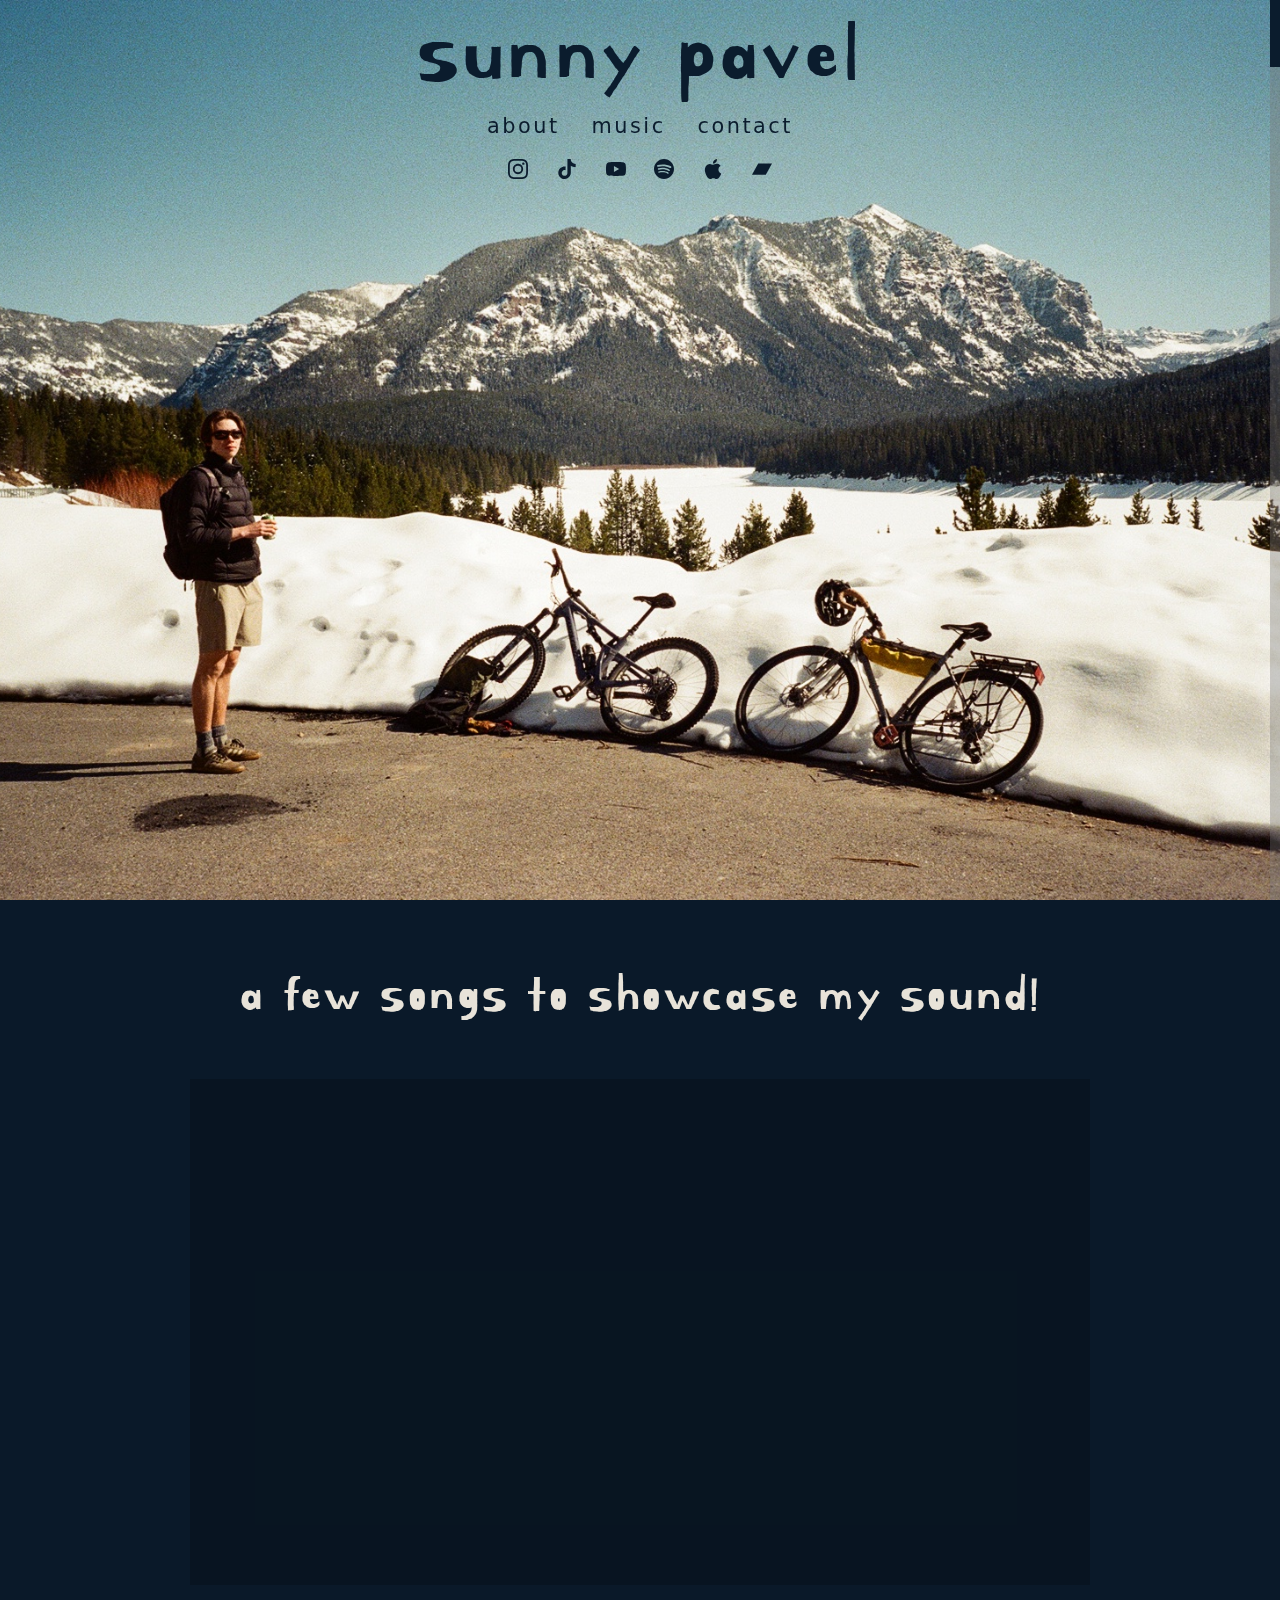
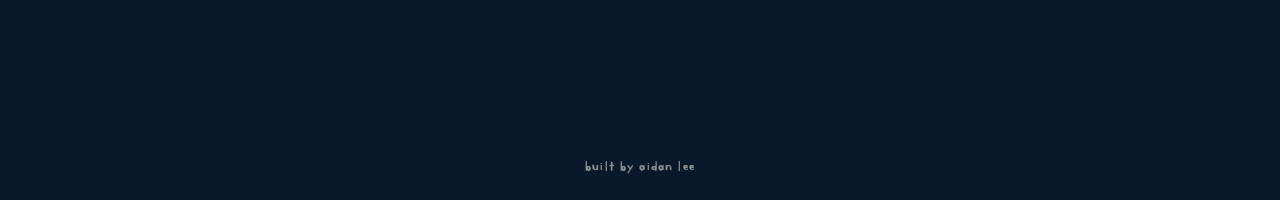
<file: index.html>
<!doctype html>
<html lang="en">
  <head>
    <meta charset="UTF-8" />
    <meta
      name="viewport"
      content="width=device-width, initial-scale=1.0, maximum-scale=1, user-scalable=no, viewport-fit=cover"
    />

    <title>sunny pavel</title>

    <!-- favicon for browser tabs -->
    <link rel="icon" href="/favicon.ico" sizes="any" />

    <!-- preload custom font so the title doesn't jump -->
    <link
      rel="preload"
      href="fonts/KirangHaerang-Regular.woff2"
      as="font"
      type="font/woff2"
      crossorigin
    />
    <link rel="preconnect" href="https://www.youtube.com" />
    <link rel="preconnect" href="https://www.youtube-nocookie.com" />
    <link rel="preconnect" href="https://i.ytimg.com" />

    <link rel="stylesheet" href="styles.css" />
  </head>

  <body class="home-body">
    <main class="fullscreen home-wrap">
      <!-- background image section (sticky) -->
      <section class="hero" aria-hidden="true">
        <img
          src="images/bg.jpg"
          alt=""
          class="fullscreen-image hero-image"
          width="1545"
          height="1024"
          decoding="async"
          fetchpriority="high"
        />
      </section>

      <!-- stuff that sits on top of the hero -->
      <div class="overlay-content">
        <h1 class="site-title accent-font">sunny pavel</h1>

        <nav class="site-nav" aria-label="Main navigation">
          <a href="about.html">about</a>
          <a href="music.html">music</a>
          <!-- <a href="merch.html">merch</a> -->
          <a href="contact.html">contact</a>
        </nav>

        <!-- social icons -->
        <div class="socials" aria-label="Social links">
          <a
            class="icon icon-instagram"
            href="https://www.instagram.com/sunnypavelmusic?igsh=NTc4MTIwNjQ2YQ%3D%3D&utm_source=qr"
            aria-label="Instagram"
            target="_blank"
            rel="noopener noreferrer"
          ></a>

          <a
            class="icon icon-tiktok"
            href="http://www.tiktok.com/@sunnypavelmusic"
            aria-label="TikTok"
            target="_blank"
            rel="noopener noreferrer"
          ></a>

          <a
            class="icon icon-youtube"
            href="https://www.youtube.com/@SunnyPavelMusic"
            aria-label="YouTube"
            target="_blank"
            rel="noopener noreferrer"
          ></a>

          <a class="icon icon-spotify" href="#" aria-label="Spotify"></a>
          <a class="icon icon-applemusic" href="#" aria-label="Apple Music"></a>
          <a class="icon icon-bandcamp" href="#" aria-label="Bandcamp"></a>
        </div>
      </div>

      <!-- navy section that scrolls over the hero -->
      <section class="hero-cover">
        <div class="home-navy-content">
          <h2 class="home-navy-title accent-font">
            a few songs to showcase my sound!
          </h2>

          <div class="home-video">
            <div class="home-video-placeholder">
              <iframe
                src="https://www.youtube.com/embed/B6aw87yWlFg?rel=0&modestbranding=1"
                title="Sunny Pavel – Live Performance"
                width="900"
                height="506"
                loading="lazy"
                allow="accelerometer; autoplay; clipboard-write; encrypted-media; gyroscope; picture-in-picture"
                allowfullscreen
              ></iframe>
            </div>
          </div>
        </div>

        <!-- site credit -->
        <p class="site-credit accent-font">built by aidan lee</p>
      </section>

      <!-- extra space so scrolling feels right -->
      <section class="home-extension" aria-hidden="true"></section>
    </main>

    <!-- custom scrollbar (hides native one) -->
    <div class="scroll-indicator" aria-hidden="true">
      <div class="scroll-track">
        <div class="scroll-thumb"></div>
      </div>
    </div>

    <script src="script.js" defer></script>
  </body>
</html>
</file>
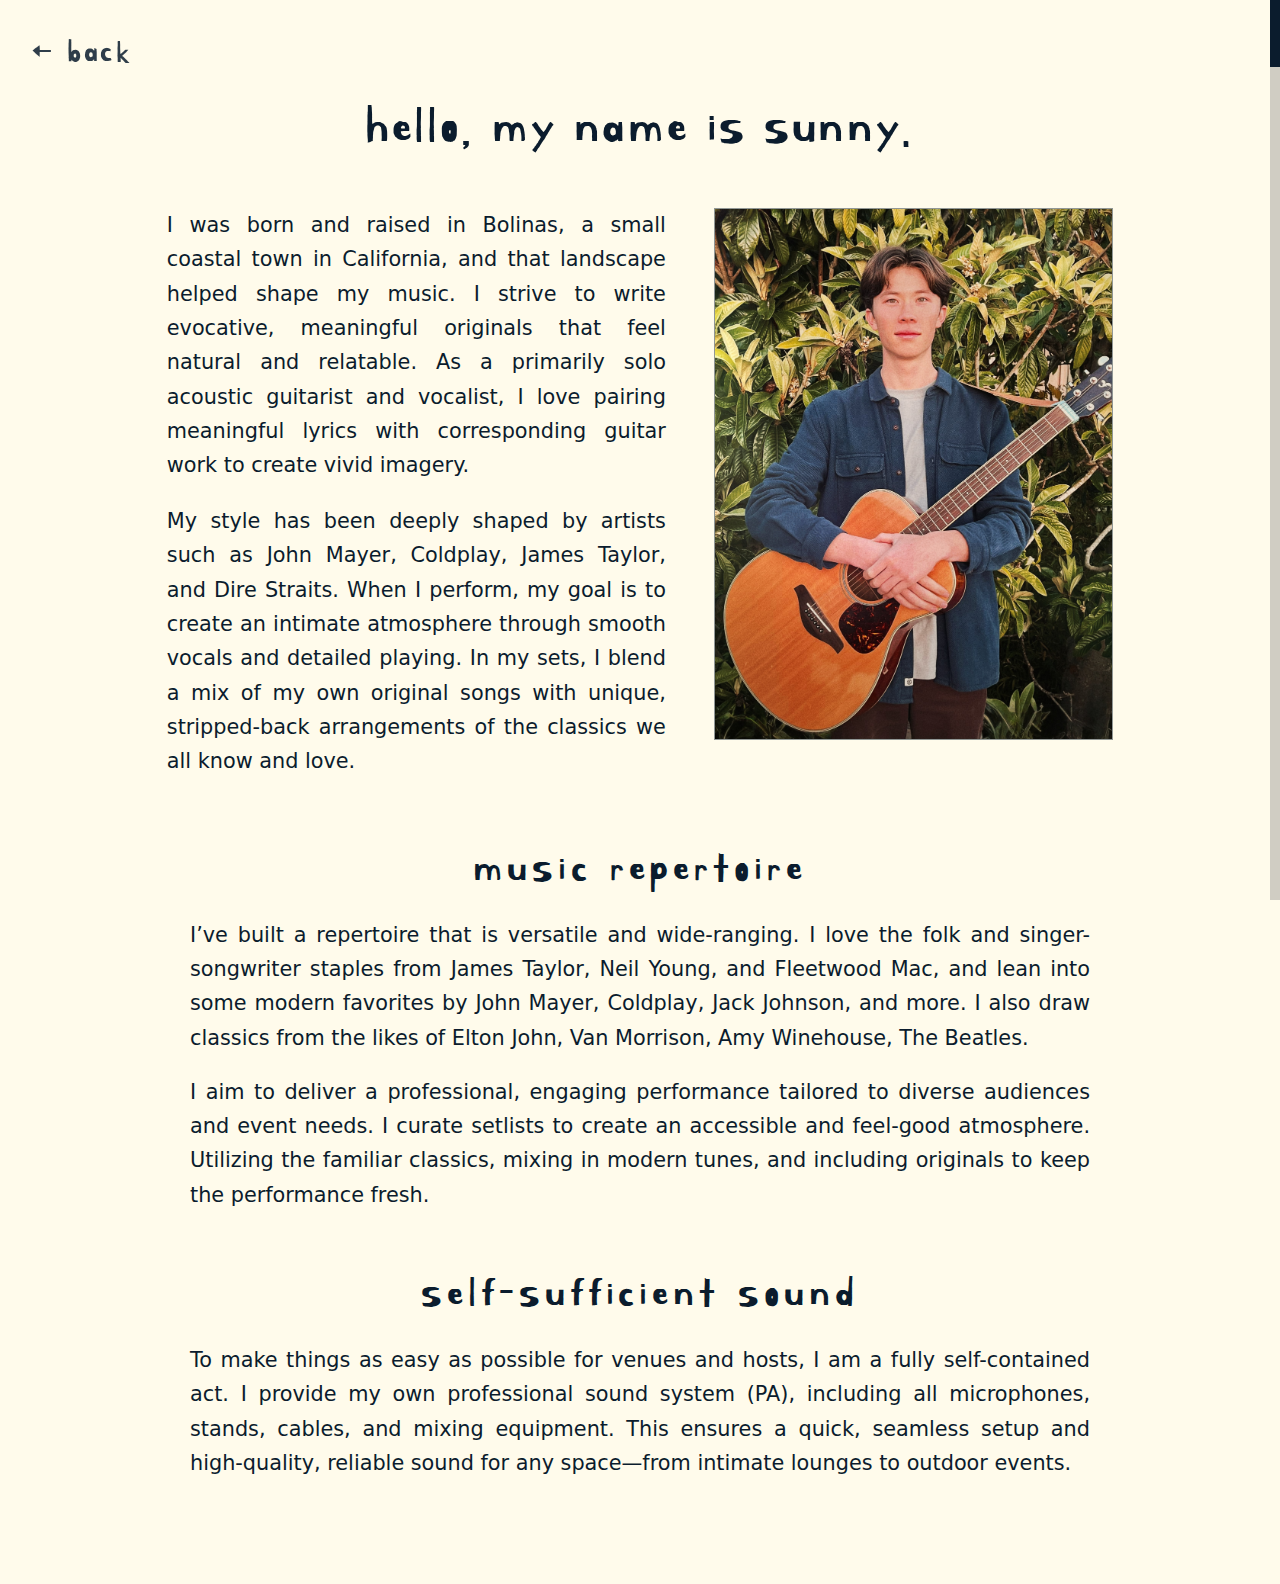
<file: about.html>
<!doctype html>
<html lang="en">
  <head>
    <meta charset="UTF-8" />
    <meta name="viewport" content="width=device-width, initial-scale=1.0" />
    <title>about • sunny pavel</title>

    <!-- favicon for browser tabs -->
    <link rel="icon" href="/favicon.ico" sizes="any" />

    <!-- preload the font so headings don't flash -->
    <link
      rel="preload"
      href="fonts/KirangHaerang-Regular.woff2"
      as="font"
      type="font/woff2"
      crossorigin
    />

    <link rel="stylesheet" href="styles.css" />
  </head>

  <body class="about-body">
    <!-- back to home -->
    <a href="index.html" class="back-link accent-font">← back</a>

    <!-- custom scrollbar (same one as home) -->
    <div class="scroll-indicator" aria-hidden="true">
      <div class="scroll-track">
        <div class="scroll-thumb"></div>
      </div>
    </div>

    <main class="about-page">
      <header class="about-header">
        <h1 class="about-title accent-font">hello, my name is sunny.</h1>
      </header>

      <!-- top section: text + photo -->
      <section class="about-grid">
        <div class="about-text">
          <p>
            I was born and raised in Bolinas, a small coastal town in California,
            and that landscape helped shape my music. I strive to write evocative,
            meaningful originals that feel natural and relatable. As a primarily
            solo acoustic guitarist and vocalist, I love pairing meaningful lyrics
            with corresponding guitar work to create vivid imagery.
          </p>

          <p>
            My style has been deeply shaped by artists such as John Mayer,
            Coldplay, James Taylor, and Dire Straits. When I perform, my goal is
            to create an intimate atmosphere through smooth vocals and detailed
            playing. In my sets, I blend a mix of my own original songs with
            unique, stripped-back arrangements of the classics we all know and
            love.
          </p>
        </div>

        <!-- photo on the right -->
        <div class="about-image">
          <img
            src="images/headshot.jpg"
            alt="sunny pavel headshot"
            width="2272"
            height="2778"
            loading="lazy"
            decoding="async"
          />
        </div>
      </section>

      <!-- rest of the page is just stacked sections -->
      <section class="about-full">
        <h2 class="about-subtitle accent-font">MUSIC REPERTOIRE</h2>

        <p>
          I’ve built a repertoire that is versatile and wide-ranging. I love the
          folk and singer-songwriter staples from James Taylor, Neil Young, and
          Fleetwood Mac, and lean into some modern favorites by John Mayer,
          Coldplay, Jack Johnson, and more. I also draw classics from the likes
          of Elton John, Van Morrison, Amy Winehouse, The Beatles.
        </p>

        <p>
          I aim to deliver a professional, engaging performance tailored to
          diverse audiences and event needs. I curate setlists to create an
          accessible and feel-good atmosphere. Utilizing the familiar classics,
          mixing in modern tunes, and including originals to keep the
          performance fresh.
        </p>
      </section>

      <section class="about-full">
        <h2 class="about-subtitle accent-font">SELF-SUFFICIENT SOUND</h2>

        <p>
          To make things as easy as possible for venues and hosts, I am a fully
          self-contained act. I provide my own professional sound system (PA),
          including all microphones, stands, cables, and mixing equipment. This
          ensures a quick, seamless setup and high-quality, reliable sound for
          any space—from intimate lounges to outdoor events.
        </p>
      </section>
    </main>

    <!-- JS at the bottom so it doesn't run before elements exist -->
    <script src="script.js" defer></script>
  </body>
</html>
</file>
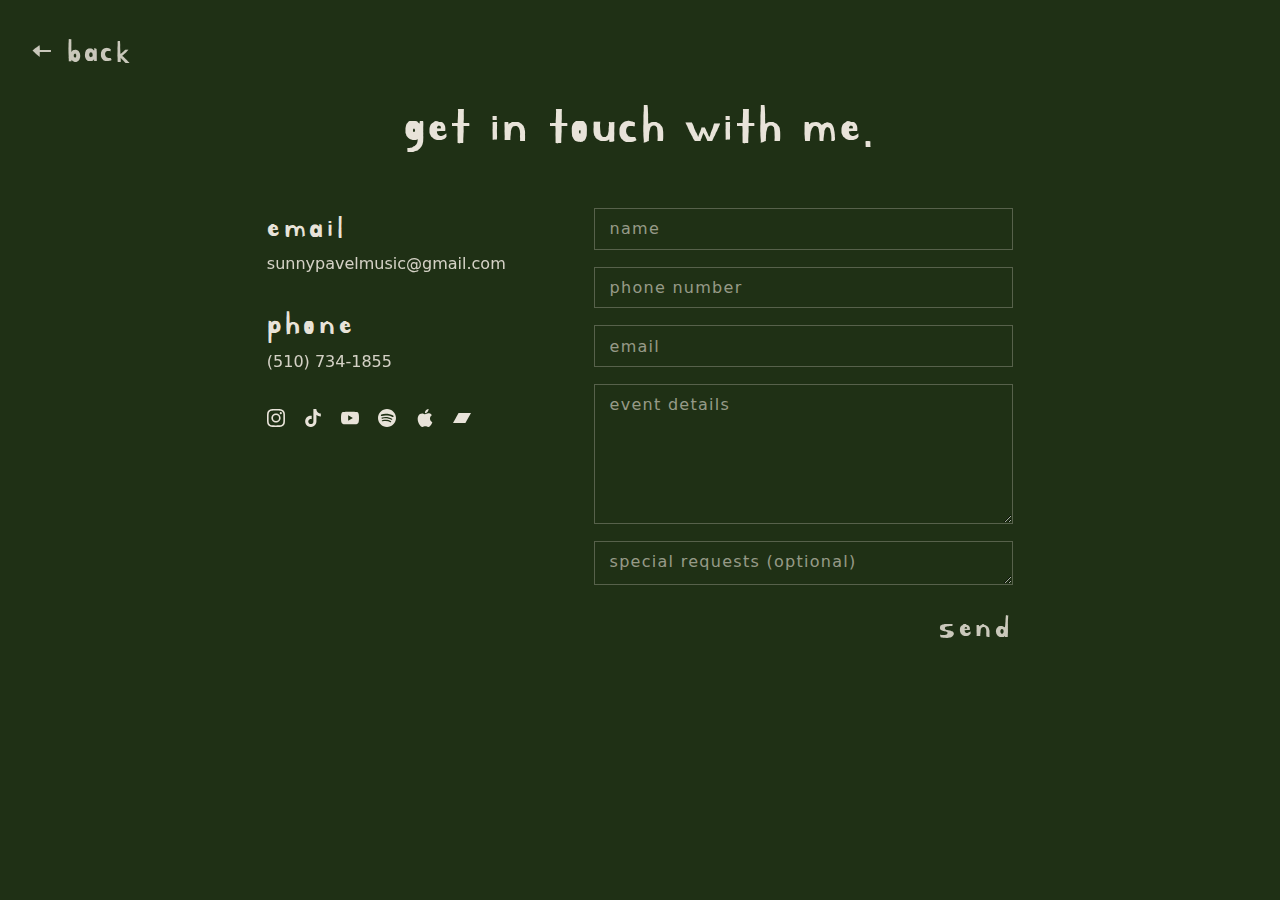
<file: contact.html>
<!doctype html>
<html lang="en">
  <head>
    <meta charset="UTF-8" />
    <meta name="viewport" content="width=device-width, initial-scale=1.0" />

    <title>contact • sunny pavel</title>

    <!-- favicon for browser tabs -->
    <link rel="icon" href="/favicon.ico" sizes="any" />

    <!-- preload custom font -->
    <link
      rel="preload"
      href="fonts/KirangHaerang-Regular.woff2"
      as="font"
      type="font/woff2"
      crossorigin
    />
    <link rel="preconnect" href="https://formspree.io" />

    <link rel="stylesheet" href="styles.css" />
  </head>

  <body class="contact-body">
    <!-- simple back nav -->
    <a href="index.html" class="back-link accent-font">← back</a>

    <main class="contact-page">
      <header class="contact-header">
        <h1 class="contact-title accent-font">get in touch with me.</h1>
      </header>

      <section class="contact-grid">
        <!-- LEFT SIDE: contact info -->
        <div class="contact-left">
          <div class="contact-row">
            <span class="contact-label">email</span>
            <a
              class="contact-value"
              href="mailto:sunnypavelmusic@gmail.com"
            >
              sunnypavelmusic@gmail.com
            </a>
          </div>

          <div class="contact-row">
            <span class="contact-label">phone</span>
            <a class="contact-value" href="tel:15107341855">
              (510) 734-1855
            </a>

            <!-- socials live under phone -->
            <div class="contact-socials" aria-label="Social links">
              <a
                class="icon icon-instagram"
                href="https://www.instagram.com/sunnypavelmusic?igsh=NTc4MTIwNjQ2YQ%3D%3D&utm_source=qr"
                aria-label="Instagram"
                target="_blank"
                rel="noopener noreferrer"
              ></a>

              <a
                class="icon icon-tiktok"
                href="http://www.tiktok.com/@sunnypavelmusic"
                aria-label="TikTok"
                target="_blank"
                rel="noopener noreferrer"
              ></a>

              <a
                class="icon icon-youtube"
                href="https://www.youtube.com/@SunnyPavelMusic"
                aria-label="YouTube"
                target="_blank"
                rel="noopener noreferrer"
              ></a>

              <a class="icon icon-spotify" href="#" aria-label="Spotify"></a>
              <a class="icon icon-applemusic" href="#" aria-label="Apple Music"></a>
              <a class="icon icon-bandcamp" href="#" aria-label="Bandcamp"></a>
            </div>
          </div>
        </div>

        <!-- RIGHT SIDE: contact form -->
        <div id="contact-right">
          <form
            class="contact-form"
            id="contactForm"
            action="https://formspree.io/f/xpqanlve"
            method="POST"
            autocomplete="on"
          >
            <input
              type="text"
              name="name"
              id="name"
              placeholder="name"
              autocomplete="name"
              required
            />

            <input
              type="tel"
              name="phone"
              id="phone"
              placeholder="phone number"
              autocomplete="tel"
              required
            />

            <input
              type="email"
              name="reply_to"
              id="email"
              placeholder="email"
              autocomplete="email"
              required
            />

            <textarea
              name="event_details"
              id="eventDetails"
              placeholder="event details"
              rows="5"
              required
            ></textarea>

            <textarea
              name="special_requests"
              id="specialRequests"
              placeholder="special requests (optional)"
              rows="2"
            ></textarea>

            <!-- used by formspree for email subject -->
            <input type="hidden" name="_subject" id="subject" />

            <button type="submit" id="sendBtn">send</button>
          </form>
        </div>
      </section>
    </main>

    <script>
      // basic refs
      const form = document.getElementById("contactForm");
      const rightCol = document.getElementById("contact-right");
      const nameInput = document.getElementById("name");
      const phoneInput = document.getElementById("phone");
      const subjectInput = document.getElementById("subject");
      const sendBtn = document.getElementById("sendBtn");

      // format phone as (xxx) xxx-xxxx
      // also handles +1 / autofill cases
      phoneInput.addEventListener("input", (e) => {
        let digits = e.target.value.replace(/\D/g, "");

        if (digits.length === 11 && digits.startsWith("1")) {
          digits = digits.slice(1);
        }

        digits = digits.slice(0, 10);

        let formatted = "";

        if (digits.length > 0) formatted = "(" + digits.slice(0, 3);
        if (digits.length >= 4) formatted += ") " + digits.slice(3, 6);
        if (digits.length >= 7) formatted += "-" + digits.slice(6);

        e.target.value = formatted;
      });

      // update email subject based on name
      function updateSubject() {
        const name = nameInput.value.trim();
        subjectInput.value = name
          ? `contact form submitted by ${name}`
          : "contact form submitted by (no name)";
      }

      nameInput.addEventListener("input", updateSubject);
      updateSubject();

      // submit via formspree and swap form for thank you
      form.addEventListener("submit", async (e) => {
        e.preventDefault();

        sendBtn.disabled = true;
        sendBtn.style.opacity = "0.6";

        try {
          const res = await fetch(form.action, {
            method: "POST",
            body: new FormData(form),
            headers: { Accept: "application/json" },
          });

          if (!res.ok) throw new Error("submit failed");

          rightCol.innerHTML = `
            <p class="contact-thanks accent-font">
              thanks, i'll do my best to respond promptly!
            </p>
          `;
        } catch (err) {
          sendBtn.disabled = false;
          sendBtn.style.opacity = "0.85";
          alert("Something went wrong. Please try again.");
        }
      });
    </script>
  </body>
</html>
</file>
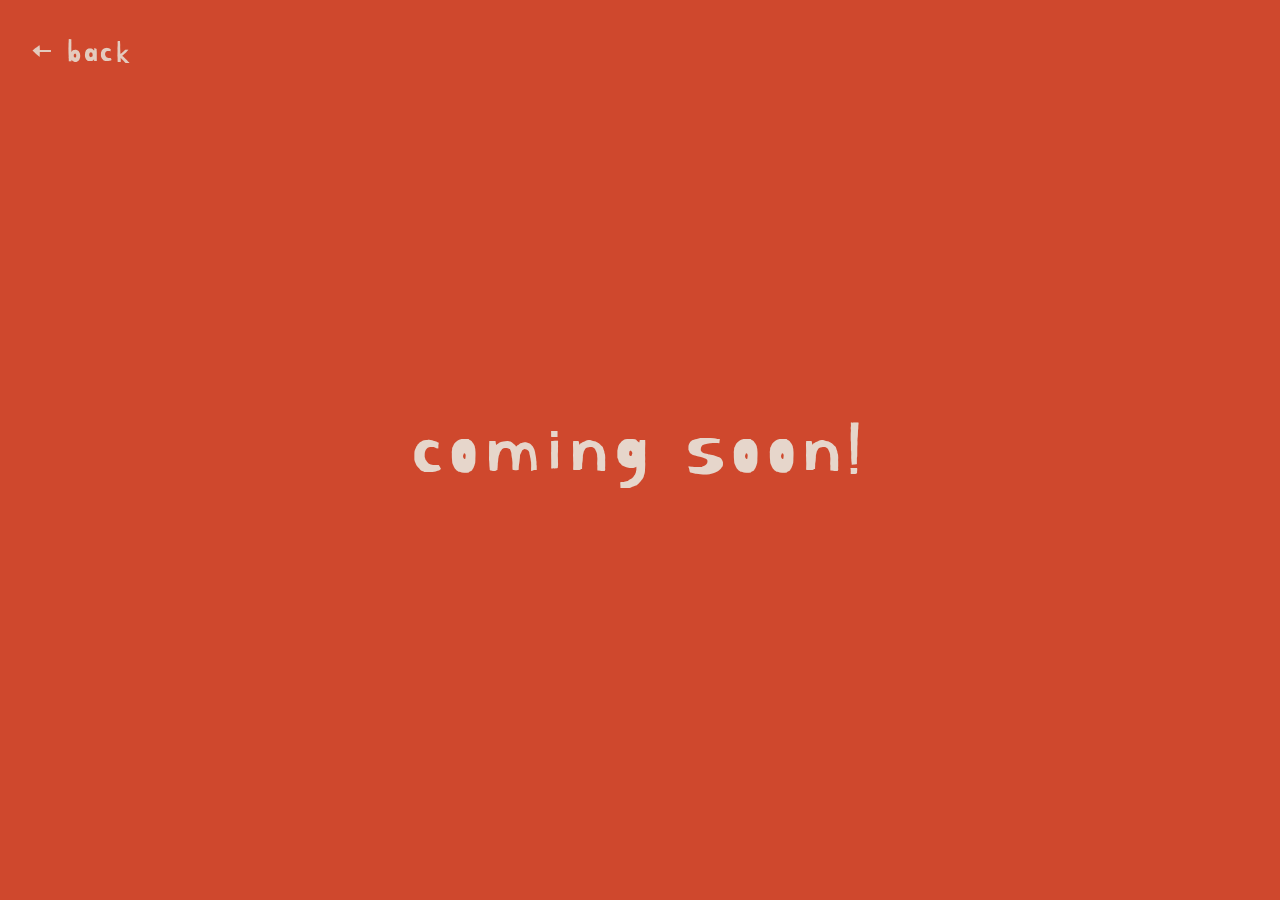
<file: merch.html>
<!doctype html>
<html lang="en">
  <head>
    <meta charset="UTF-8" />
    <meta name="viewport" content="width=device-width, initial-scale=1.0" />
    <title>merch • sunny pavel</title>
  
    <!-- favicon for browser tabs -->
    <link rel="icon" href="/favicon.ico" sizes="any" />

    <!-- preload custom font -->
    <link
      rel="preload"
      href="fonts/KirangHaerang-Regular.woff2"
      as="font"
      type="font/woff2"
      crossorigin
    />

    <link rel="stylesheet" href="styles.css" />
  </head>

  <body class="merch-body">
    <!-- back button -->
    <a href="index.html" class="back-link accent-font">← back</a>

    <!-- custom scrollbar -->
    <div class="scroll-indicator" aria-hidden="true">
      <div class="scroll-track">
        <div class="scroll-thumb"></div>
      </div>
    </div>

    <!-- page content -->
    <main class="center-screen">
      <h1 class="coming-soon accent-font">coming soon!</h1>
    </main>

    <!-- keep at bottom so DOM exists before script runs -->
    <script src="script.js" defer></script>
  </body>
</html>
</file>
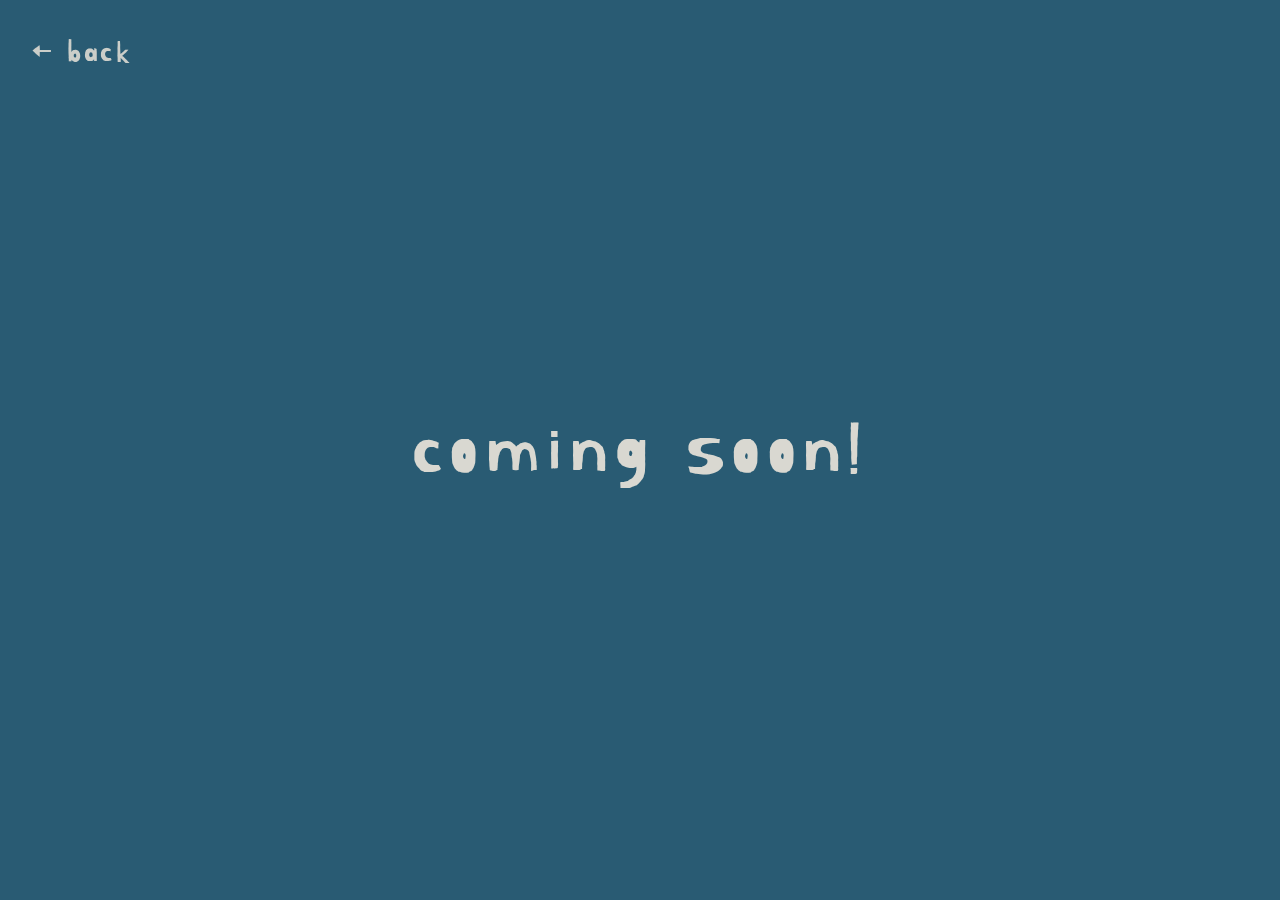
<file: music.html>
<!doctype html>
<html lang="en">
  <head>
    <meta charset="UTF-8" />
    <meta name="viewport" content="width=device-width, initial-scale=1.0" />
    <title>music • sunny pavel</title>

    <!-- favicon for browser tabs -->
    <link rel="icon" href="/favicon.ico" sizes="any" />

    <!-- preload custom font -->
    <link
      rel="preload"
      href="fonts/KirangHaerang-Regular.woff2"
      as="font"
      type="font/woff2"
      crossorigin
    />

    <link rel="stylesheet" href="styles.css" />
  </head>

  <body class="music-body">
    <!-- back button -->
    <a href="index.html" class="back-link accent-font">← back</a>

    <!-- custom scrollbar -->
    <div class="scroll-indicator" aria-hidden="true">
      <div class="scroll-track">
        <div class="scroll-thumb"></div>
      </div>
    </div>

    <!-- page content -->
    <main class="center-screen">
      <h1 class="coming-soon accent-font">coming soon!</h1>
    </main>

    <!-- js at the bottom so everything is loaded first -->
    <script src="script.js"></script>
  </body>
</html>
</file>
<file: styles.css>
/* --------------------
   font
-------------------- */
@font-face {
  font-family: "Kirang Haerang";
  src: url("fonts/KirangHaerang-Regular.woff2") format("woff2");
  font-weight: 400;
  font-style: normal;
  font-display: swap;
}

/* --------------------
   reset
-------------------- */
*,
*::before,
*::after {
  box-sizing: border-box;
  margin: 0;
  padding: 0;
}

/* --------------------
   variables (colors/fonts)
-------------------- */
:root {
  --font-body: system-ui, -apple-system, BlinkMacSystemFont, "Segoe UI", Roboto,
    Arial, sans-serif;
  --font-accent: "Kirang Haerang", system-ui;

  --navy: #0b1c2d;
  --armygreen: #1f3015;
  --blue2: #295b73;
  --offorange: #cf482d;

  --offwhite: #e8e3d9;
  --offwhite2: #fffbeb;
  --lightgreen: #e9f0c2;
}

/* --------------------
   base
-------------------- */
body {
  font-family: var(--font-body);
  background-color: #000;
}

@keyframes gentle-rise-in {
  from {
    opacity: 0;
    transform: translateY(8px);
  }
  to {
    opacity: 1;
    transform: translateY(0);
  }
}

@keyframes gentle-rise-in-centered {
  from {
    opacity: 0;
    transform: translateX(-50%) translateY(8px);
  }
  to {
    opacity: 1;
    transform: translateX(-50%) translateY(0);
  }
}

.accent-font {
  font-family: var(--font-accent);
  font-weight: 400;
}

/* --------------------
   hide native scrollbar
-------------------- */
html {
  scrollbar-width: none;
  -ms-overflow-style: none;
}

html::-webkit-scrollbar,
body::-webkit-scrollbar {
  width: 0;
  height: 0;
}

/* --------------------
   shared nav + title 
-------------------- */
.site-title {
  font-size: 5.4rem;
  letter-spacing: 0.05em;
  color: var(--navy);
  text-transform: lowercase;
}

.site-nav {
  display: flex;
  gap: 2rem;
  flex-wrap: wrap;
  justify-content: center;
  padding: 0.1rem 1rem;
}

.site-nav a {
  font-size: 1.3rem;
  letter-spacing: 0.12em;
  color: var(--navy);
  text-decoration: none;
  white-space: nowrap;
  transition: transform 120ms ease, opacity 120ms ease;
}

.site-nav a:hover {
  transform: translateY(-1px);
  opacity: 0.9;
  text-decoration: underline;
  text-underline-offset: 6px;
}

/* credit at bottom of home */
.site-credit {
  position: absolute;
  bottom: max(1.5rem, calc(env(safe-area-inset-bottom) + 0.75rem));
  left: 50%;
  transform: translateX(-50%);

  font-size: 0.9rem;
  letter-spacing: 0.08em;
  text-transform: lowercase;
  color: rgba(232, 227, 217, 0.6);

  text-align: center;
  white-space: nowrap;
  animation: gentle-rise-in-centered 420ms ease 200ms both;
}

/* --------------------
   shared socials (svg masks)
   ** these are <a> tags with masks, not <img>
-------------------- */
.socials {
  display: flex;
  justify-content: center;
  gap: 1.8rem;
  margin-top: 1rem;
}

.icon {
  width: 20px;
  height: 20px;
  background-color: var(--navy);
  display: inline-block;

  -webkit-mask-repeat: no-repeat;
  -webkit-mask-position: center;
  -webkit-mask-size: contain;

  mask-repeat: no-repeat;
  mask-position: center;
  mask-size: contain;

  transition: transform 120ms ease, opacity 120ms ease;
}

.icon:hover {
  transform: translateY(-1px);
  opacity: 0.9;
}

.icon-instagram {
  -webkit-mask-image: url("logos/instagram.svg");
  mask-image: url("logos/instagram.svg");
}
.icon-tiktok {
  -webkit-mask-image: url("logos/tiktok.svg");
  mask-image: url("logos/tiktok.svg");
}
.icon-youtube {
  -webkit-mask-image: url("logos/youtube.svg");
  mask-image: url("logos/youtube.svg");
}
.icon-spotify {
  -webkit-mask-image: url("logos/spotify.svg");
  mask-image: url("logos/spotify.svg");
}
.icon-applemusic {
  -webkit-mask-image: url("logos/applemusic.svg");
  mask-image: url("logos/applemusic.svg");
}
.icon-bandcamp {
  -webkit-mask-image: url("logos/bandcamp.svg");
  mask-image: url("logos/bandcamp.svg");
}

/* --------------------
   shared back link
-------------------- */
.back-link {
  position: fixed;
  top: 2rem;
  left: 2rem;
  z-index: 3;

  font-size: 2rem;
  letter-spacing: 0.08em;
  text-decoration: none;
  color: var(--offwhite);

  opacity: 0.85;
  transition: transform 120ms ease, opacity 120ms ease;
}

.back-link:hover {
  transform: translateY(-1px);
  opacity: 1;
  text-decoration: underline;
  text-underline-offset: 6px;
}

/* --------------------
   custom scrollbar (global)
   ** js handles sizing + position
-------------------- */
.scroll-indicator {
  position: fixed;
  top: 0;
  right: env(safe-area-inset-right);
  width: 10px;
  height: 100vh;
  height: 100dvh;
  z-index: 9999;
  pointer-events: none;
}

.scroll-track {
  width: 100%;
  height: 100%;
  background: rgba(120, 120, 120, 0.35);
  position: relative;
  overflow: hidden;
  pointer-events: auto;
}

.scroll-thumb {
  position: absolute;
  left: 0;
  top: 0;
  width: 100%;
  height: 10px;
  background: var(--navy);
  border-radius: 0;
  transform: translateY(0);
  pointer-events: auto;
}

.scroll-thumb.is-dragging {
  will-change: transform;
}

/* --------------------
   shared responsive stuff
-------------------- */
@media (max-width: 677px) {
  .site-title {
    font-size: 4.2rem;
  }

  .site-nav {
    gap: 1.2rem;
  }

  .site-nav a {
    font-size: 1.25rem;
    letter-spacing: 0.1em;
  }

  .socials {
    gap: 1.2rem;
  }

  .icon {
    width: 18px;
    height: 18px;
  }

  /* mobile scrollbar should be super thin */
  .scroll-indicator {
    width: 3px;
  }

  .scroll-track {
    background: rgba(120, 120, 120, 0.25);
  }

  .scroll-thumb {
    height: 5px;
  }
}

/* ============================================================
   pages start here
   ============================================================ */

/* --------------------
   home
-------------------- */
.home-wrap {
  position: relative;
  width: 100%;
}

.hero {
  position: sticky;
  top: 0;
  height: 100vh;
  height: 100dvh;
  overflow: hidden;
  z-index: 1;
}

.hero-image {
  position: absolute;
  inset: 0;
  width: 100%;
  height: 100%;
  object-fit: cover;
  object-position: 50% 30%;
  z-index: 0;
  pointer-events: none;
}

/* the home overlay (title/nav/icons) */
.overlay-content {
  position: absolute;
  top: 0;
  left: 0;
  z-index: 2;
  width: 100%;
  padding-top: calc(0.01rem + env(safe-area-inset-top));
  padding-left: env(safe-area-inset-left);
  padding-right: env(safe-area-inset-right);

  display: flex;
  flex-direction: column;
  align-items: center;
  gap: 0.2rem;

  height: 100vh;
  height: 100dvh;
  justify-content: flex-start;
  pointer-events: auto;
}

.overlay-content > * {
  animation: gentle-rise-in 420ms ease both;
}

.overlay-content > *:nth-child(2) {
  animation-delay: 60ms;
}

.overlay-content > *:nth-child(3) {
  animation-delay: 110ms;
}

.hero-cover {
  height: 100vh;
  height: 100dvh;
  background-color: rgba(11, 28, 45, 0.9);
  position: relative;
  z-index: 3;
}

.home-extension {
  background-color: rgba(11, 28, 45, 0.9);
  position: relative;
  z-index: 3;
}

.home-navy-content {
  max-width: none;
  margin: 0;
  text-align: center;
  animation: gentle-rise-in 420ms ease 140ms both;
  padding-left: env(safe-area-inset-left);
  padding-right: env(safe-area-inset-right);
}

.home-video {
  max-width: 900px;
  margin: 0 auto;
  display: flex;
  justify-content: center;
}

.home-navy-title {
  padding-top: 4rem;
  padding-bottom: 1.2rem;

  font-size: 3.2rem;
  letter-spacing: 0.05em;
  text-transform: lowercase;
  color: var(--offwhite);

  margin: 0 auto 2rem;
  text-align: center;
  max-width: none;
  white-space: nowrap;
}

.home-video-placeholder {
  width: min(900px, 100%);
  aspect-ratio: 16 / 9;

  border: 1px solid rgba(232, 227, 217, 0.35);
  background: rgba(0, 0, 0, 0.18);

  width: 100%;
  height: 100%;
  border: none;
}

.home-video-placeholder iframe {
  width: 100%;
  height: 100%;
  border: 0;
  display: block;
}

@media (max-width: 677px) {
  /* Use a stable viewport height on phones so Safari chrome show/hide
     doesn't make the sticky hero visually "zoom" while scrolling. */
  .hero,
  .overlay-content,
  .hero-cover,
  .scroll-indicator {
    height: var(--home-mobile-vh, 100svh);
  }

  .overlay-content {
    padding-top: calc(1.4rem + env(safe-area-inset-top));
    padding-left: max(0.75rem, env(safe-area-inset-left));
    padding-right: max(0.75rem, env(safe-area-inset-right));
  }

  .hero-image {
    object-position: 7% 30%;
  }

  .hero-cover {
    padding-left: max(0.6rem, env(safe-area-inset-left));
    padding-right: max(0.6rem, env(safe-area-inset-right));
    padding-bottom: max(0.6rem, env(safe-area-inset-bottom));
  }

  .home-navy-title {
    font-size: 2.6rem;
    white-space: normal;
  }

  .home-video {
    width: min(92vw, 100%);
  }
}

/* --------------------
   about
-------------------- */
body.about-body {
  background-color: var(--offwhite2);
  color: var(--navy);
  min-height: 100vh;
}

/* thumb should be navy on about */
body.about-body .scroll-thumb {
  background: var(--navy);
}

/* back link has to be dark on light bg */
body.about-body .back-link {
  color: var(--navy);
  opacity: 0.85;
}

body.about-body .back-link:hover {
  opacity: 1;
  text-decoration: underline;
  text-underline-offset: 6px;
}

.about-page {
  max-width: 1100px;
  margin: 0 auto;
  padding: 6rem 6vw 3rem;
  position: relative;
  z-index: 2;
}

.about-page > * {
  animation: gentle-rise-in 380ms ease both;
}

.about-page > *:nth-child(2) {
  animation-delay: 50ms;
}

.about-page > *:nth-child(3) {
  animation-delay: 90ms;
}

.about-page > *:nth-child(4) {
  animation-delay: 130ms;
}

.about-header {
  text-align: center;
  margin-bottom: 3rem;
}

.about-title {
  font-size: 3.2rem;
  letter-spacing: 0.05em;
  text-transform: lowercase;
  white-space: nowrap;
  color: var(--navy);
  transition: transform 120ms ease, opacity 120ms ease;
}

.about-header:hover .about-title {
  transform: translateY(-1px);
  opacity: 0.92;
}

.about-grid {
  display: grid;
  grid-template-columns: 1.25fr 1fr;
  gap: 3rem;
  align-items: start;
  margin-bottom: 4rem;
}

.about-text {
  display: flex;
  flex-direction: column;
  gap: 1.35rem;

  font-size: 1.3rem;
  line-height: 1.65;

  text-align: justify;
  text-align-last: left;
  color: var(--navy);
}

.about-image {
  width: 100%;
  aspect-ratio: 3 / 4;
  border: 1px solid rgba(11, 28, 45, 0.45);
  display: flex;
  align-items: center;
  justify-content: center;
  transition: transform 120ms ease, opacity 120ms ease;
}

.about-image:hover {
  transform: translateY(-1px);
  opacity: 0.96;
}

.about-image img {
  width: 100%;
  height: 100%;
  object-fit: cover;
  display: block;
}

.about-full {
  max-width: 900px;
  margin: 0 auto 3.5rem;
  text-align: center;
}

.about-subtitle {
  font-size: 2.6rem;
  letter-spacing: 0.12em;
  text-transform: lowercase;
  margin-bottom: 1.5rem;
  color: var(--navy);
  transition: transform 120ms ease, opacity 120ms ease;
}

.about-full:hover .about-subtitle {
  transform: translateY(-1px);
  opacity: 0.92;
}

.about-full p {
  font-size: 1.3rem;
  line-height: 1.65;
  margin-bottom: 1.25rem;

  text-align: justify;
  text-align-last: left;
  color: var(--navy);
}

@media (max-width: 677px) {
  .about-page {
    padding-top: 7rem;
  }

  .about-title {
    white-space: normal;
    font-size: 2.6rem;
  }

  .about-grid {
    grid-template-columns: 1fr;
    gap: 2rem;
  }

  .about-full {
    text-align: left;
  }
}

/* --------------------
   music
-------------------- */
body.music-body {
  background-color: var(--blue2);
  color: var(--offwhite);
  min-height: 100vh;
}

/* thumb should be offwhite on music */
body.music-body .scroll-thumb {
  background: var(--offwhite);
}

/* --------------------
   merch
-------------------- */
body.merch-body {
  background-color: var(--offorange);
}

/* --------------------
   merch/music "coming soon" layout
-------------------- */
.center-screen {
  min-height: 100vh;
  display: flex;
  align-items: center;
  justify-content: center;
  text-align: center;
  padding: 2rem;
}

.center-screen > * {
  animation: gentle-rise-in 380ms ease 40ms both;
}

.coming-soon {
  font-family: var(--font-accent);
  font-weight: 400;
  font-size: 5rem;
  letter-spacing: 0.08em;
  text-transform: lowercase;
  color: var(--offwhite);
  transition: transform 120ms ease, opacity 120ms ease;
}

.center-screen:hover .coming-soon {
  transform: translateY(-1px);
  opacity: 0.92;
}

@media (max-width: 677px) {
  .coming-soon {
    font-size: 3.2rem;
  }
}

/* --------------------
   contact
-------------------- */
body.contact-body {
  background-color: var(--armygreen);
  color: var(--offwhite);
  min-height: 100vh;
}

.contact-page {
  position: relative;
  z-index: 2;
  max-width: 900px;
  margin: 0 auto;
  padding: 6rem 6vw 3rem;
}

.contact-page > * {
  animation: gentle-rise-in 380ms ease both;
}

.contact-page > *:nth-child(2) {
  animation-delay: 60ms;
}

.contact-header {
  text-align: center;
  margin-bottom: 2.5rem;
}

.contact-title {
  color: var(--offwhite);
  font-size: 3.2rem;
  letter-spacing: 0.05em;
  text-transform: lowercase;
  white-space: nowrap;
  transition: transform 120ms ease, opacity 120ms ease;
}

.contact-header:hover .contact-title {
  transform: translateY(-1px);
  opacity: 0.92;
}

.contact-grid {
  display: grid;
  grid-template-columns: 1fr 1.5fr;
  gap: 3rem;
  align-items: start;
  margin-top: 3rem;
}

.contact-left {
  display: flex;
  flex-direction: column;
  gap: 2rem;
}

.contact-row {
  display: flex;
  flex-direction: column;
  gap: 0.4rem;
}

.contact-label {
  font-family: var(--font-accent);
  font-size: 2rem;
  font-weight: 400;
  letter-spacing: 0.12em;
  transition: transform 120ms ease, opacity 120ms ease;
}

.contact-row:hover .contact-label {
  transform: translateY(-1px);
  opacity: 0.92;
}

.contact-value {
  font-weight: 400;
  color: var(--offwhite);
  text-decoration: none;
  opacity: 0.9;
  transition: transform 120ms ease, opacity 120ms ease;
}

.contact-value:hover {
  transform: translateY(-1px);
  opacity: 1;
  text-decoration: underline;
  text-underline-offset: 6px;
}

/* contact socials are smaller and offwhite */
.contact-socials {
  display: flex;
  gap: 1.2rem;
  margin-top: 2rem;
}

body.contact-body .contact-socials .icon {
  width: 18px;
  height: 18px;
  background-color: var(--offwhite);
}

.contact-form {
  display: flex;
  flex-direction: column;
  gap: 1.05rem;
}

.contact-form input,
.contact-form textarea {
  width: 100%;
  background: transparent;

  border: 1px solid rgba(232, 227, 217, 0.28);
  padding: 0.65rem 0.9rem;

  font-family: var(--font-body);
  font-size: 1rem;
  color: var(--offwhite);

  outline: none;
  transition: border-color 120ms ease, opacity 120ms ease;
}

.contact-form input::placeholder,
.contact-form textarea::placeholder {
  color: rgba(232, 227, 217, 0.6);
  letter-spacing: 0.08em;
  text-transform: lowercase;
}

.contact-form input:focus,
.contact-form textarea:focus {
  border-color: rgba(232, 227, 217, 0.7);
}

.contact-form textarea {
  resize: vertical;
}

.contact-form textarea#eventDetails {
  min-height: 140px;
}

.contact-form textarea#specialRequests {
  min-height: unset;
  height: 44px;
  resize: vertical;
}

.contact-form button {
  align-self: flex-end;
  margin-top: 0.4rem;

  background: none;
  border: none;
  padding: 0;

  font-family: var(--font-accent);
  font-size: 2rem;
  letter-spacing: 0.12em;
  text-transform: lowercase;
  color: var(--offwhite);

  cursor: pointer;
  opacity: 0.85;
  transition: transform 120ms ease, opacity 120ms ease;
}

.contact-form button:hover {
  transform: translateY(-1px);
  opacity: 1;
  text-decoration: underline;
  text-underline-offset: 6px;
}

/* the thanks msg after submit */
.contact-thanks {
  display: flex;
  align-items: center;
  justify-content: center;

  height: 100%;
  min-height: 220px;

  font-family: var(--font-accent);
  font-size: 2.4rem;
  letter-spacing: 0.08em;
  text-transform: lowercase;
  text-align: center;

  color: var(--offwhite);
  animation: gentle-rise-in 380ms ease both;
}

@media (prefers-reduced-motion: reduce) {
  * {
    scroll-behavior: auto;
  }

  .about-page > *,
  .overlay-content > *,
  .home-navy-content,
  .site-credit,
  .center-screen > *,
  .contact-page > *,
  .contact-thanks {
    animation: none;
  }

  .back-link,
  .about-title,
  .about-image,
  .about-subtitle,
  .coming-soon,
  .contact-title,
  .contact-label,
  .contact-value,
  .contact-form input,
  .contact-form textarea,
  .contact-form button {
    transition: none;
  }

  .back-link:hover,
  .about-header:hover .about-title,
  .about-image:hover,
  .about-full:hover .about-subtitle,
  .center-screen:hover .coming-soon,
  .contact-header:hover .contact-title,
  .contact-row:hover .contact-label,
  .contact-value:hover,
  .contact-form input:focus,
  .contact-form textarea:focus,
  .contact-form button:hover {
    transform: none;
  }
}

@media (max-width: 677px) {
  .contact-page {
    padding-top: 7rem;
  }

  .contact-title {
    white-space: normal;
    font-size: 2.6rem;
  }

  .contact-grid {
    grid-template-columns: 1fr;
    gap: 2rem;
  }

  .contact-form button {
    align-self: flex-start;
  }
}
</file>
